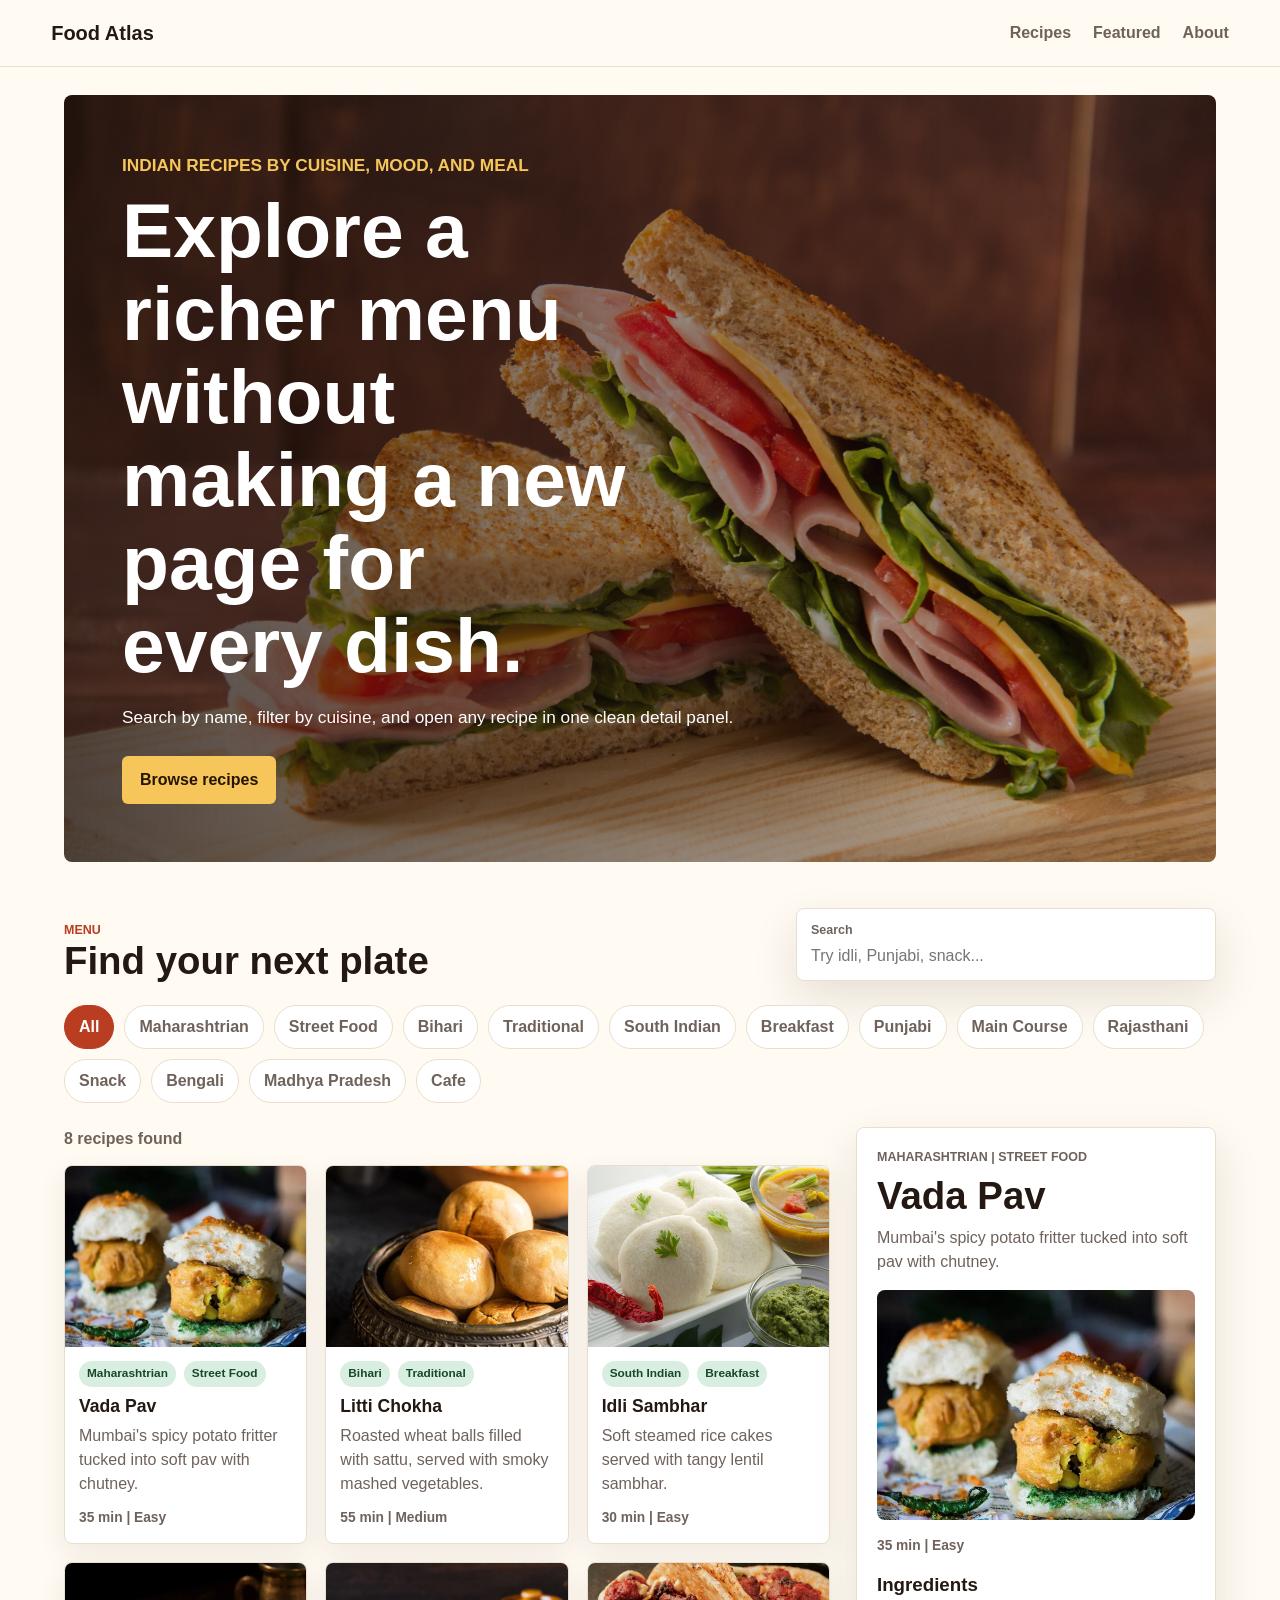
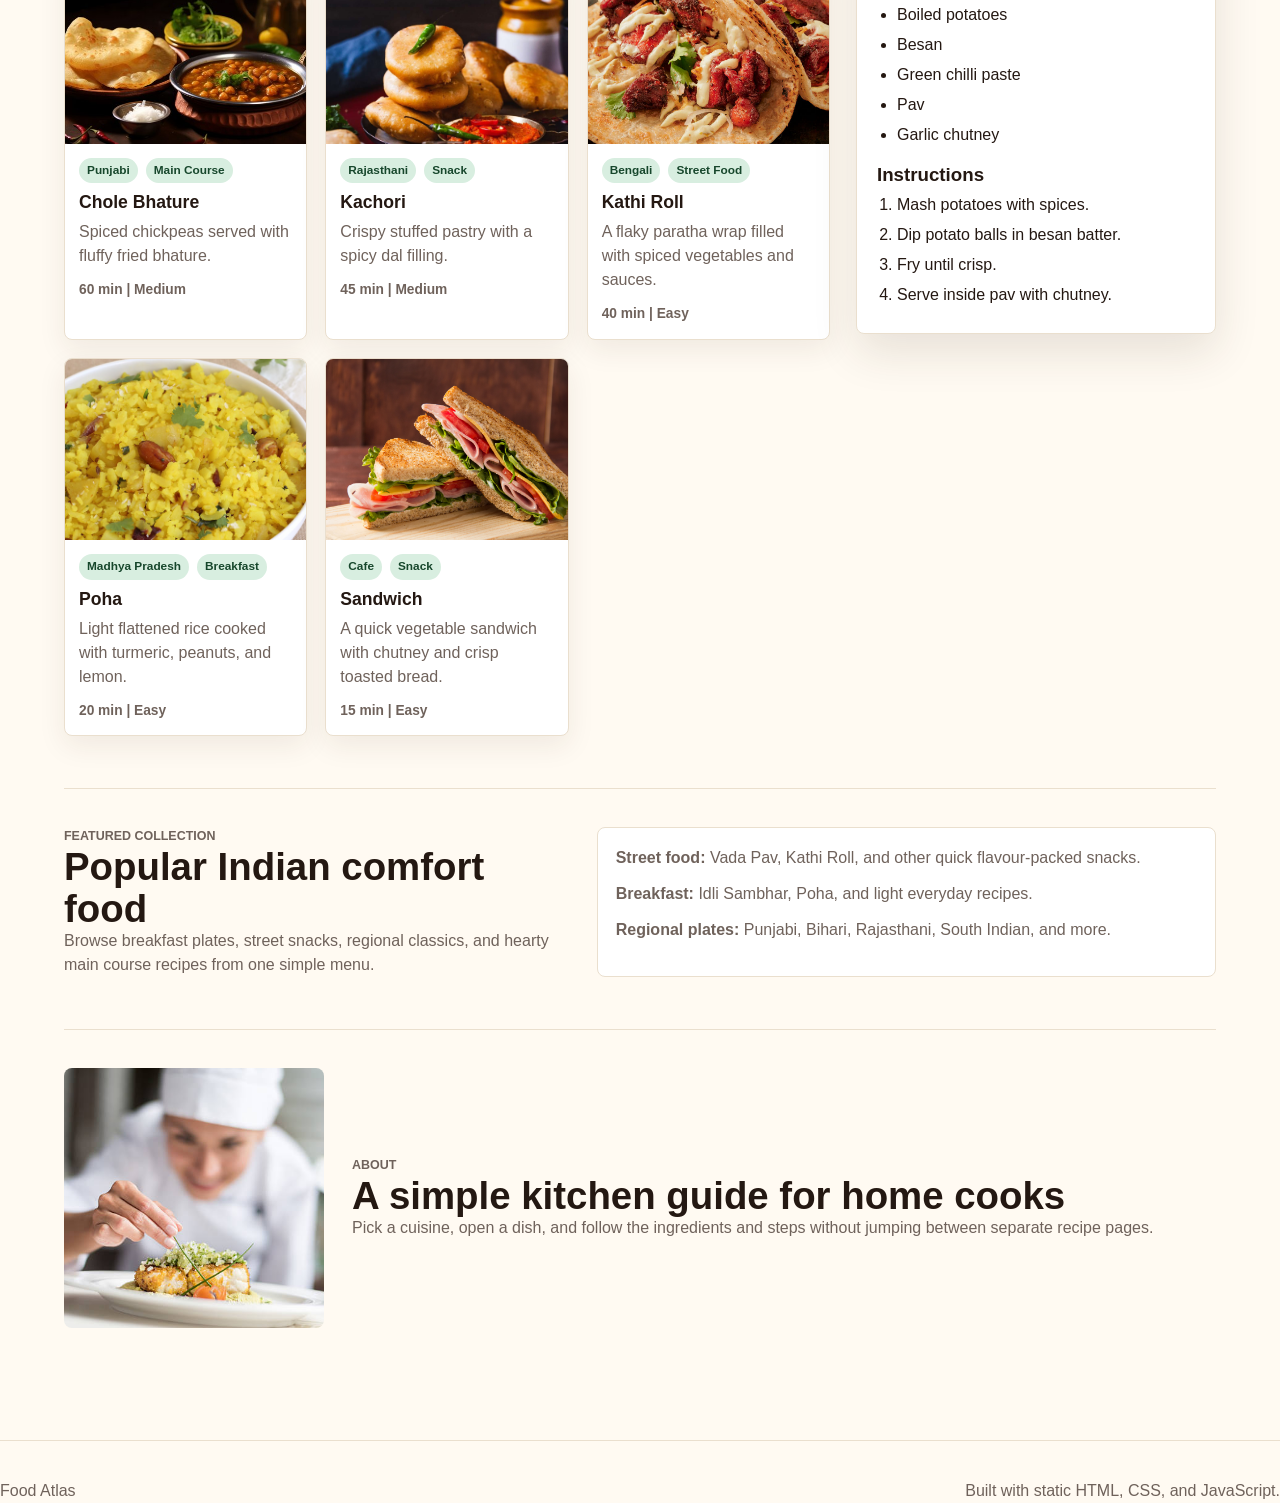
<file: index.html>
<!DOCTYPE html>
<html lang="en">
<head>
    <meta charset="UTF-8">
    <meta name="viewport" content="width=device-width, initial-scale=1.0">
    <link rel="stylesheet" href="style.css">
    <title>Food Atlas</title>
</head>
<body>
    <header class="site-header">
        <a class="brand" href="#top">Food Atlas</a>
        <button class="menu-toggle" type="button" aria-expanded="false" aria-controls="mainNav">
            <span class="sr-only">Toggle navigation</span>
            <span aria-hidden="true">Menu</span>
        </button>
        <nav class="main-nav" id="mainNav" aria-label="Main navigation">
            <a href="#recipes">Recipes</a>
            <a href="#featured">Featured</a>
            <a href="#about">About</a>
        </nav>
    </header>

    <main id="top">
        <section class="hero">
            <div class="hero-copy">
                <p class="eyebrow">Indian recipes by cuisine, mood, and meal</p>
                <h1>Explore a richer menu without making a new page for every dish.</h1>
                <p>Search by name, filter by cuisine, and open any recipe in one clean detail panel.</p>
                <a class="hero-action" href="#recipes">Browse recipes</a>
            </div>
        </section>

        <section class="toolbar" id="recipes" aria-label="Recipe filters">
            <div>
                <p class="eyebrow">Menu</p>
                <h2>Find your next plate</h2>
            </div>
            <label class="search-box">
                <span>Search</span>
                <input id="searchInput" type="search" placeholder="Try idli, Punjabi, snack..." autocomplete="off">
            </label>
        </section>

        <section class="category-tabs" id="categoryTabs" aria-label="Cuisine categories"></section>

        <section class="content-grid">
            <div>
                <p class="result-count" id="resultCount"></p>
                <section class="recipe-grid" id="recipeGrid" aria-live="polite"></section>
            </div>

            <aside class="recipe-panel" id="recipePanel" aria-live="polite">
                <p class="eyebrow">Recipe preview</p>
                <h2>Select a dish</h2>
                <p>Click any recipe card to see ingredients, cooking time, and instructions here.</p>
            </aside>
        </section>

        <section class="featured" id="featured">
            <div>
                <p class="eyebrow">Featured collection</p>
                <h2>Popular Indian comfort food</h2>
                <p>Browse breakfast plates, street snacks, regional classics, and hearty main course recipes from one simple menu.</p>
            </div>
            <div class="feature-list">
                <p><strong>Street food:</strong> Vada Pav, Kathi Roll, and other quick flavour-packed snacks.</p>
                <p><strong>Breakfast:</strong> Idli Sambhar, Poha, and light everyday recipes.</p>
                <p><strong>Regional plates:</strong> Punjabi, Bihari, Rajasthani, South Indian, and more.</p>
            </div>
        </section>

        <section class="about" id="about">
            <img src="chef.jpg" alt="Chef preparing food">
            <div>
                <p class="eyebrow">About</p>
                <h2>A simple kitchen guide for home cooks</h2>
                <p>Pick a cuisine, open a dish, and follow the ingredients and steps without jumping between separate recipe pages.</p>
            </div>
        </section>
    </main>

    <footer>
        <p>Food Atlas</p>
        <p>Built with static HTML, CSS, and JavaScript.</p>
    </footer>

    <script src="script.js"></script>
</body>
</html>
</file>
<file: style.css>
:root {
    --ink: #241812;
    --muted: #6f625b;
    --paper: #fffaf2;
    --panel: #ffffff;
    --line: #eadfce;
    --accent: #b83d21;
    --accent-dark: #7f2818;
    --mint: #d8eee0;
    --gold: #f6c65b;
    --shadow: 0 18px 45px rgba(58, 38, 23, 0.12);
}

* {
    box-sizing: border-box;
    margin: 0;
    padding: 0;
}

body {
    background: var(--paper);
    color: var(--ink);
    font-family: Arial, Helvetica, sans-serif;
    line-height: 1.5;
}

html {
    scroll-behavior: smooth;
}

a {
    color: inherit;
    text-decoration: none;
}

button,
input {
    font: inherit;
}

.site-header {
    align-items: center;
    background: rgba(255, 250, 242, 0.94);
    border-bottom: 1px solid var(--line);
    display: flex;
    justify-content: space-between;
    left: 0;
    padding: 18px clamp(18px, 4vw, 56px);
    position: sticky;
    right: 0;
    top: 0;
    z-index: 10;
}

.brand {
    font-size: 1.25rem;
    font-weight: 800;
}

.main-nav {
    display: flex;
    gap: 22px;
}

.main-nav a {
    color: var(--muted);
    font-weight: 700;
}

.main-nav a:hover,
.main-nav a:focus-visible {
    color: var(--accent);
}

.menu-toggle {
    background: transparent;
    border: 1px solid var(--line);
    border-radius: 6px;
    color: var(--ink);
    cursor: pointer;
    display: none;
    font-weight: 800;
    padding: 9px 12px;
}

.sr-only {
    height: 1px;
    margin: -1px;
    overflow: hidden;
    position: absolute;
    width: 1px;
    clip: rect(0, 0, 0, 0);
}

main {
    margin: 0 auto;
    max-width: 1220px;
    padding: 28px clamp(16px, 3vw, 34px) 60px;
}

.hero {
    align-items: end;
    background: linear-gradient(90deg, rgba(30, 18, 12, 0.78), rgba(30, 18, 12, 0.18)), url("sand.jpg") center/cover;
    border-radius: 8px;
    color: white;
    display: grid;
    min-height: 430px;
    overflow: hidden;
    padding: clamp(28px, 5vw, 58px);
}

.hero-copy {
    max-width: 680px;
}

.eyebrow {
    color: var(--accent);
    font-size: 0.78rem;
    font-weight: 800;
    letter-spacing: 0;
    text-transform: uppercase;
}

.hero .eyebrow {
    color: var(--gold);
}

h1,
h2,
h3 {
    line-height: 1.08;
}

h1 {
    font-size: clamp(2.25rem, 6vw, 4.8rem);
    margin: 10px 0 18px;
    max-width: 12ch;
}

h2 {
    font-size: clamp(1.8rem, 3vw, 2.6rem);
}

.hero p {
    font-size: 1.08rem;
    max-width: 620px;
}

.hero-action {
    background: var(--gold);
    border-radius: 6px;
    color: #261400;
    display: inline-flex;
    font-weight: 800;
    margin-top: 26px;
    padding: 12px 18px;
}

.hero-action:hover,
.hero-action:focus-visible {
    background: #ffd574;
    transform: translateY(-1px);
}

.toolbar {
    align-items: end;
    display: flex;
    gap: 20px;
    justify-content: space-between;
    margin-top: 46px;
}

.search-box {
    background: var(--panel);
    border: 1px solid var(--line);
    border-radius: 8px;
    box-shadow: var(--shadow);
    display: grid;
    gap: 4px;
    min-width: min(420px, 100%);
    padding: 12px 14px;
}

.search-box span {
    color: var(--muted);
    font-size: 0.78rem;
    font-weight: 800;
}

.search-box input {
    border: 0;
    color: var(--ink);
    outline: 0;
}

.category-tabs {
    display: flex;
    flex-wrap: wrap;
    gap: 10px;
    margin: 24px 0;
}

.category-tabs button {
    background: white;
    border: 1px solid var(--line);
    border-radius: 999px;
    color: var(--muted);
    cursor: pointer;
    font-weight: 800;
    padding: 9px 14px;
}

.category-tabs button.active {
    background: var(--accent);
    border-color: var(--accent);
    color: white;
}

.category-tabs button:hover,
.category-tabs button:focus-visible {
    border-color: var(--accent);
    color: var(--accent-dark);
}

.category-tabs button.active:hover,
.category-tabs button.active:focus-visible {
    color: white;
}

.content-grid {
    align-items: start;
    display: grid;
    gap: 26px;
    grid-template-columns: minmax(0, 1fr) 360px;
}

.result-count {
    color: var(--muted);
    font-weight: 700;
    margin-bottom: 14px;
}

.recipe-grid {
    display: grid;
    gap: 18px;
    grid-template-columns: repeat(3, minmax(0, 1fr));
}

.recipe-card {
    background: var(--panel);
    border: 1px solid var(--line);
    border-radius: 8px;
    box-shadow: 0 10px 28px rgba(58, 38, 23, 0.08);
    cursor: pointer;
    overflow: hidden;
    transition: transform 160ms ease, box-shadow 160ms ease;
}

.recipe-card:hover,
.recipe-card:focus-visible {
    box-shadow: var(--shadow);
    outline: 0;
    transform: translateY(-3px);
}

.recipe-card img {
    aspect-ratio: 4 / 3;
    display: block;
    object-fit: cover;
    width: 100%;
}

.card-body {
    padding: 14px;
}

.tag-row {
    display: flex;
    flex-wrap: wrap;
    gap: 8px;
    margin-bottom: 10px;
}

.tag {
    background: var(--mint);
    border-radius: 999px;
    color: #17472c;
    font-size: 0.74rem;
    font-weight: 800;
    padding: 4px 8px;
}

.recipe-card h3 {
    font-size: 1.1rem;
    margin-bottom: 8px;
}

.recipe-card p,
.recipe-panel p,
.featured p,
.about p,
footer p {
    color: var(--muted);
}

.meta {
    color: var(--accent-dark);
    font-size: 0.86rem;
    font-weight: 800;
    margin-top: 12px;
}

.recipe-panel {
    background: var(--panel);
    border: 1px solid var(--line);
    border-radius: 8px;
    box-shadow: var(--shadow);
    padding: 20px;
    position: sticky;
    top: 92px;
}

.recipe-panel img {
    border-radius: 8px;
    display: block;
    margin: 16px 0;
    max-height: 230px;
    object-fit: cover;
    width: 100%;
}

.recipe-panel h2 {
    margin: 8px 0 10px;
}

.recipe-panel h3 {
    margin: 18px 0 8px;
}

.recipe-panel ul,
.recipe-panel ol {
    margin-left: 20px;
}

.recipe-panel li {
    margin: 6px 0;
}

.empty-state {
    background: var(--panel);
    border: 1px dashed var(--line);
    border-radius: 8px;
    color: var(--muted);
    padding: 24px;
}

.featured,
.about,
footer {
    border-top: 1px solid var(--line);
    margin-top: 52px;
    padding-top: 38px;
}

.featured {
    display: grid;
    gap: 26px;
    grid-template-columns: 0.9fr 1.1fr;
}

.feature-list {
    background: white;
    border: 1px solid var(--line);
    border-radius: 8px;
    padding: 18px;
}

.feature-list p + p {
    margin-top: 12px;
}

.about {
    align-items: center;
    display: grid;
    gap: 28px;
    grid-template-columns: 260px 1fr;
}

.about img {
    border-radius: 8px;
    height: 260px;
    object-fit: cover;
    width: 260px;
}

footer {
    display: flex;
    justify-content: space-between;
}

@media (max-width: 980px) {
    .content-grid,
    .featured {
        grid-template-columns: 1fr;
    }

    .recipe-panel {
        position: static;
    }

    .recipe-grid {
        grid-template-columns: repeat(2, minmax(0, 1fr));
    }
}

@media (max-width: 680px) {
    .site-header,
    .toolbar,
    footer {
        align-items: flex-start;
        flex-direction: column;
    }

    .site-header {
        align-items: center;
        flex-wrap: wrap;
    }

    .menu-toggle {
        display: block;
    }

    .main-nav {
        display: none;
        flex-basis: 100%;
        flex-direction: column;
        gap: 4px;
        padding-top: 8px;
    }

    .main-nav.open {
        display: flex;
    }

    .main-nav a {
        border-radius: 6px;
        padding: 10px 0;
    }

    .search-box {
        min-width: 100%;
    }

    .hero {
        min-height: 360px;
    }

    .recipe-grid,
    .about {
        grid-template-columns: 1fr;
    }

    .about img {
        height: auto;
        width: 100%;
    }
}

@media (prefers-reduced-motion: reduce) {
    *,
    *::before,
    *::after {
        scroll-behavior: auto !important;
        transition-duration: 0.01ms !important;
    }
}
</file>
